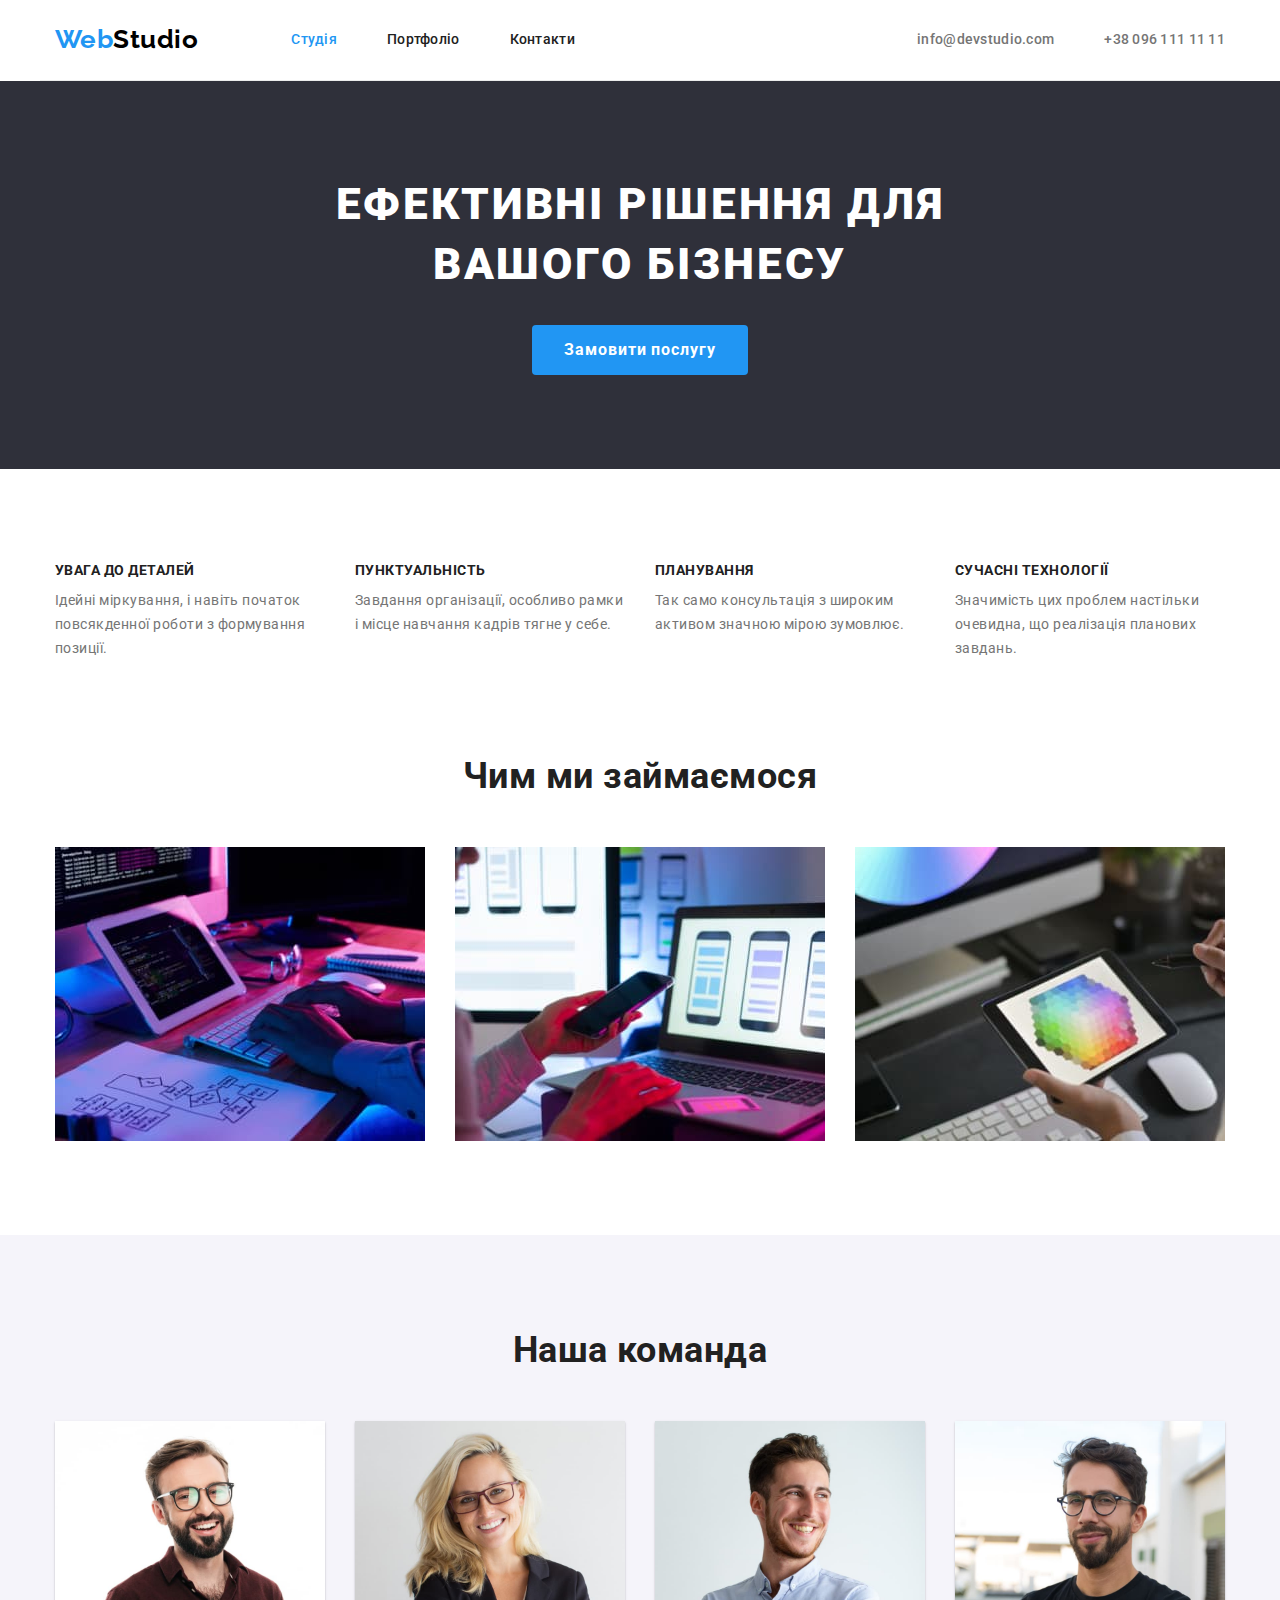
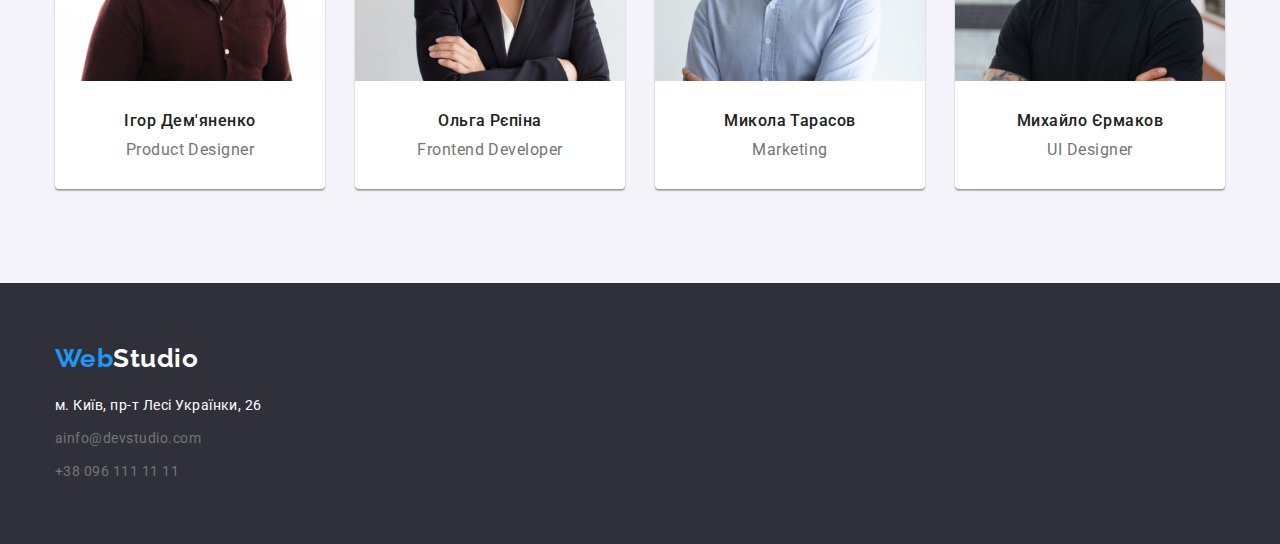
<file: index.html>
<!DOCTYPE html>
<html lang="uk">
  <head>
    <meta charset="UTF-8" />
    <meta http-equiv="X-UA-Compatible" content="IE=edge" />
    <meta name="viewport" content="width=device-width, initial-scale=1.0" />
    <title>WebStudio</title>
    <link rel="preconnect" href="https://fonts.googleapis.com" />
    <link rel="preconnect" href="https://fonts.gstatic.com" crossorigin />
    <link
      href="https://fonts.googleapis.com/css2?family=Raleway:wght@700&family=Roboto:wght@400;500;700;900&display=swap"
      rel="stylesheet"
    />
    <link
      rel="stylesheet"
      href="https://cdnjs.cloudflare.com/ajax/libs/modern-normalize/1.1.0/modern-normalize.min.css"
    />
    <link rel="stylesheet" href="./css/styles.css" />
  </head>
  <body>
    <header>
      <div class="container navigation">
        <nav class="site-nav">
          <a href="./index.html" lang="en" class="logo">
            <span class="logo-web">Web</span
            ><span class="logo-studio">Studio</span>
          </a>
          <ul class="site-nav list">
            <li class="site-nav-item">
              <a class="site-nav-link current" href="./index.html">Студія</a>
            </li>
            <li class="site-nav-item">
              <a class="site-nav-link" href="./portfolio.html">Портфоліо</a>
            </li>
            <li class="site-nav-item">
              <a class="site-nav-link" href="#">Контакти</a>
            </li>
          </ul>
        </nav>
        <ul class="contacts list">
          <li class="site-nav-item">
            <a class="contacts-link" href="mailto:info@devstudio.com"
              >info@devstudio.com</a
            >
          </li>
          <li class="site-nav-item">
            <a class="contacts-link" href="tel:+380961111111"
              >+38 096 111 11 11</a
            >
          </li>
        </ul>
      </div>
    </header>
    <main>
      <section class="section hero">
        <div class="container">
          <h1 class="hero-title">Ефективні рішення для вашого бізнесу</h1>
          <button class="hero-button" type="button">Замовити послугу</button>
        </div>
      </section>
      <section class="section">
        <div class="container">
          <h2 class="visually-hidden">Основні переваги</h2>
          <ul class="advantages-list list">
            <li class="avantages-item">
              <h3 class="advantages-secondary-title">Увага до деталей</h3>
              <p class="advantages-text">
                Ідейні міркування, і навіть початок повсякденної роботи з
                формування позиції.
              </p>
            </li>
            <li class="avantages-item">
              <h3 class="advantages-secondary-title">Пунктуальність</h3>
              <p class="advantages-text">
                Завдання організації, особливо рамки і місце навчання кадрів
                тягне у себе.
              </p>
            </li>
            <li class="avantages-item">
              <h3 class="advantages-secondary-title">Планування</h3>
              <p class="advantages-text">
                Так само консультація з широким активом значною мірою зумовлює.
              </p>
            </li>
            <li class="avantages-item">
              <h3 class="advantages-secondary-title">Сучасні технології</h3>
              <p class="advantages-text">
                Значимість цих проблем настільки очевидна, що реалізація
                планових завдань.
              </p>
            </li>
          </ul>
        </div>
      </section>
      <section class="section list">
        <div class="container">
          <h2 class="section-title centered">Чим ми займаємося</h2>
          <ul class="price-list list">
            <li class="price-list-item">
              <img
                src="./images/box1.jpg"
                alt="людина працює за компютером"
                width="370"
              />
            </li>
            <li class="price-list-item">
              <img
                src="./images/box2.jpg"
                alt="людина переглядає сайт"
                width="370"
              />
            </li>
            <li class="price-list-item">
              <img
                src="./images/box3.jpg"
                alt="людина вибирає колір "
                width="370"
              />
            </li>
          </ul>
        </div>
      </section>
      <section class="section team">
        <div class="container">
          <h2 class="section-title centered">Наша команда</h2>
          <ul class="team-list list">
            <li class="team-cards">
              <img
                src="./images/igor.jpg"
                alt="Ігор Дем'яненко"
                width="270"
                height="260"
              />
              <div class="team-list-text">
                <h3 class="team-title">Ігор Дем'яненко</h3>
                <p class="team-text" lang="en">Product Designer</p>
              </div>
            </li>
            <li class="team-cards">
              <img
                src="./images/olga.jpg"
                alt="Ольга Рєпіна"
                width="270"
                height="260"
              />
              <div class="team-list-text">
                <h3 class="team-title">Ольга Рєпіна</h3>
                <p class="team-text" lang="en">Frontend Developer</p>
              </div>
            </li>
            <li class="team-cards">
              <img
                src="./images/mukola.jpg"
                alt="Микола Тарасов"
                width="270"
                height="260"
              />
              <div class="team-list-text">
                <h3 class="team-title">Микола Тарасов</h3>
                <p class="team-text" lang="en">Marketing</p>
              </div>
            </li>
            <li class="team-cards">
              <img
                src="./images/myhailo.jpg"
                alt="Микола Тарасов"
                width="270"
                height="260"
              />
              <div class="team-list-text">
                <h3 class="team-title">Михайло Єрмаков</h3>
                <p class="team-text" lang="en">UI Designer</p>
              </div>
            </li>
          </ul>
        </div>
      </section>
    </main>
    <footer class="footer">
      <div class="container">
        <a class="logo-footer" href="./index.html" lang="en"
          ><span class="logo-web-footer">Web</span
          ><span class="logo-studio-footer">Studio</span></a
        >
        <address>
          <ul class="list">
            <li>
              <a
                class="footer-maps-link"
                href="https://goo.gl/maps/6qPxD2orj38JxUZa8"
                target="_blank"
                rel="noopener noreferrer nofollow"
                >м. Київ, пр-т Лесі Українки, 26</a
              >
            </li>
            <li>
              <a class="footer-contact-link" href="mailto:ainfo@devstudio.com"
                >ainfo@devstudio.com</a
              >
            </li>
            <li>
              <a class="footer-contact-link tell" href="tel:+380961111111"
                >+38 096 111 11 11</a
              >
            </li>
          </ul>
        </address>
      </div>
    </footer>
  </body>
</html>
</file>
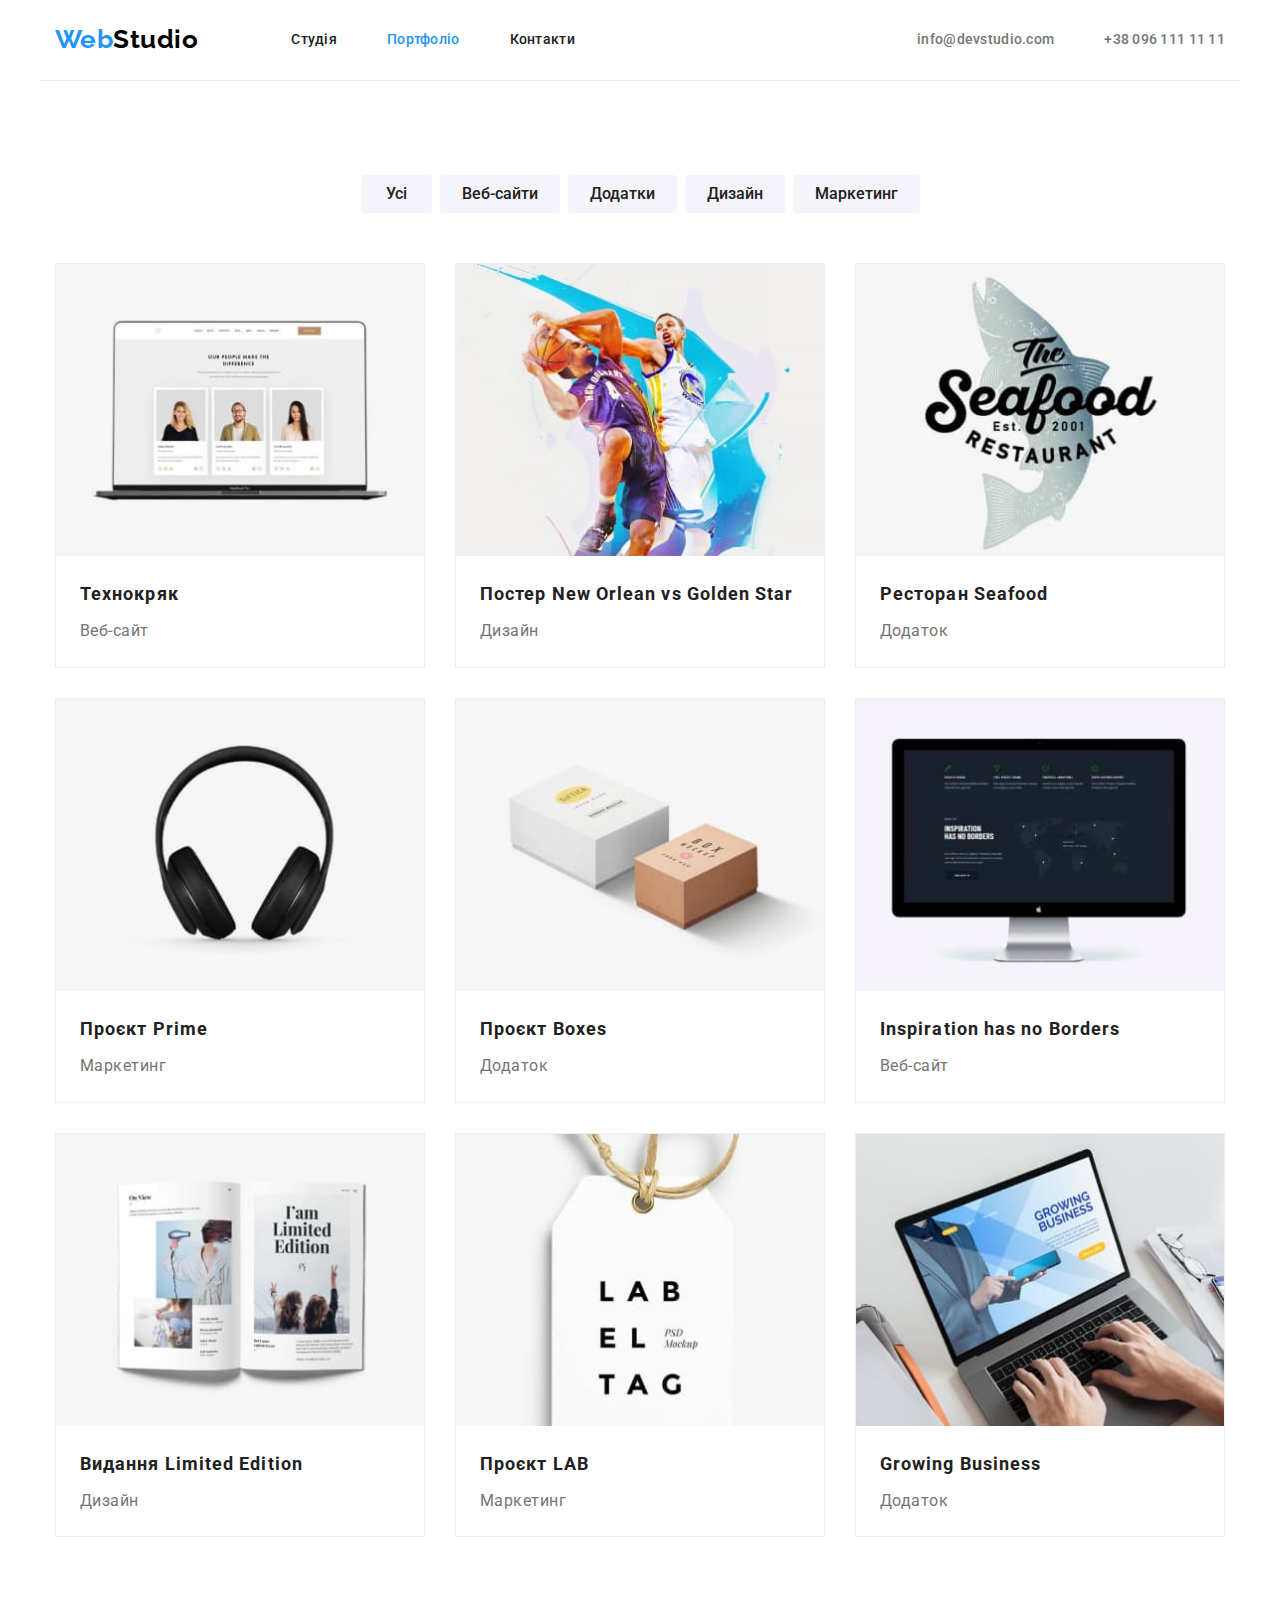
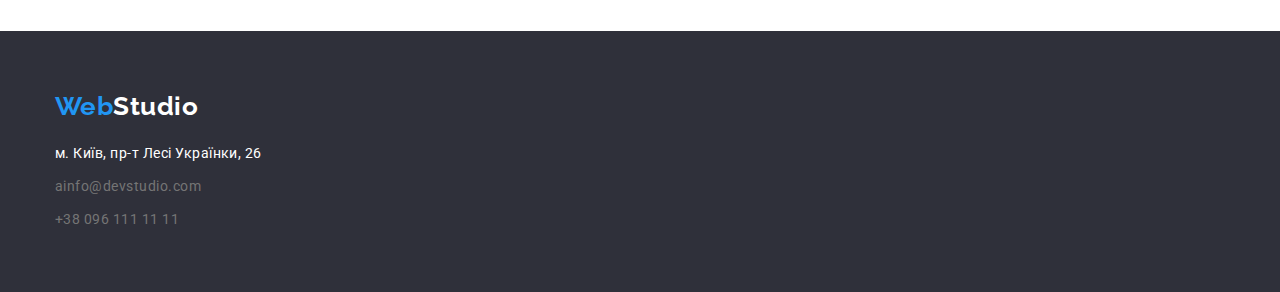
<file: portfolio.html>
<!DOCTYPE html>
<html lang="uk">
  <head>
    <meta charset="UTF-8" />
    <meta http-equiv="X-UA-Compatible" content="IE=edge" />
    <meta name="viewport" content="width=device-width, initial-scale=1.0" />
    <title>Portfolio</title>
    <link rel="preconnect" href="https://fonts.googleapis.com" />
    <link rel="preconnect" href="https://fonts.gstatic.com" crossorigin />
    <link
      href="https://fonts.googleapis.com/css2?family=Raleway:wght@700&family=Roboto:wght@400;500;700;900&display=swap"
      rel="stylesheet"
    />
    <link
      rel="stylesheet"
      href="https://cdnjs.cloudflare.com/ajax/libs/modern-normalize/1.1.0/modern-normalize.min.css"
    />
    <link rel="stylesheet" href="./css/styles.css" />
  </head>
  <body>
    <header>
      <div class="container navigation">
        <nav class="site-nav">
          <a href="./index.html" lang="en" class="logo">
            <span class="logo-web">Web</span
            ><span class="logo-studio">Studio</span>
          </a>
          <ul class="site-nav list">
            <li class="site-nav-item">
              <a class="site-nav-link" href="./index.html">Студія</a>
            </li>
            <li class="site-nav-item">
              <a class="site-nav-link current" href="./portfolio.html"
                >Портфоліо</a
              >
            </li>
            <li class="site-nav-item">
              <a class="site-nav-link" href="#">Контакти</a>
            </li>
          </ul>
        </nav>
        <ul class="contacts list">
          <li class="site-nav-item">
            <a class="contacts-link" href="mailto:info@devstudio.com"
              >info@devstudio.com</a
            >
          </li>
          <li class="site-nav-item">
            <a class="contacts-link" href="tel:+380961111111"
              >+38 096 111 11 11</a
            >
          </li>
        </ul>
      </div>
    </header>
    <main>
      <section class="section portfolio">
        <div class="container">
          <h1 class="visually-hidden">Портфоліо</h1>
          <ul class="portfolio-button list">
            <li class="portfolio-button-item">
              <button class="portfolio-button-filter first" type="button">
                Усі
              </button>
            </li>
            <li class="portfolio-button-item">
              <button class="portfolio-button-filter" type="button">
                Веб-сайти
              </button>
            </li>
            <li class="portfolio-button-item">
              <button class="portfolio-button-filter" type="button">
                Додатки
              </button>
            </li>
            <li class="portfolio-button-item">
              <button class="portfolio-button-filter" type="button">
                Дизайн
              </button>
            </li>
            <li class="portfolio-button-item">
              <button class="portfolio-button-filter" type="button">
                Маркетинг
              </button>
            </li>
          </ul>
          <ul class="portfolio-list list">
            <li class="portfolio-list-item">
              <img
                src="./images/portfolio1.jpg"
                alt="на ноутбуці відкиритий веб-сайт"
                width="370"
                height="294"
              />
              <div class="portfolio-list-text">
                <h2 class="portfolio-title">Технокряк</h2>
                <p class="portfolio-text">Веб-сайт</p>
              </div>
            </li>
            <li class="portfolio-list-item">
              <img
                src="./images/portfolio2.jpg"
                alt="два баскетболісти"
                width="370"
                height="294"
              />
              <div class="portfolio-list-text">
                <h2 class="portfolio-title">
                  Постер <span lang="en">New Orlean vs Golden Star</span>
                </h2>
                <p class="portfolio-text">Дизайн</p>
              </div>
            </li>
            <li class="portfolio-list-item">
              <img
                src="./images/portfolio3.jpg"
                alt="логотип ресторану"
                width="370"
                height="294"
              />
              <div class="portfolio-list-text">
                <h2 class="portfolio-title">
                  Ресторан <span lang="en">Seafood</span>
                </h2>
                <p class="portfolio-text">Додаток</p>
              </div>
            </li>
            <li class="portfolio-list-item">
              <img
                src="./images/portfolio4.jpg"
                alt="навушники"
                width="370"
                height="294"
              />
              <div class="portfolio-list-text">
                <h2 class="portfolio-title">
                  Проєкт <span lang="en">Prime</span>
                </h2>
                <p class="portfolio-text">Маркетинг</p>
              </div>
            </li>
            <li class="portfolio-list-item">
              <img
                src="./images/portfolio5.jpg"
                alt="два подарункові бокси"
                width="370"
                height="294"
              />
              <div class="portfolio-list-text">
                <h2 class="portfolio-title">
                  Проєкт <span lang="en">Boxes</span>
                </h2>
                <p class="portfolio-text">Додаток</p>
              </div>
            </li>
            <li class="portfolio-list-item">
              <img
                src="./images/portfolio6.jpg"
                alt="моноблок"
                width="370"
                height="294"
              />
              <div class="portfolio-list-text">
                <h2 class="portfolio-title" lang="en">
                  Inspiration has no Borders
                </h2>
                <p class="portfolio-text">Веб-сайт</p>
              </div>
            </li>
            <li class="portfolio-list-item">
              <img
                src="./images/portfolio7.jpg"
                alt="книга"
                width="370"
                height="294"
              />
              <div class="portfolio-list-text">
                <h2 class="portfolio-title">
                  Видання <span lang="en">Limited Edition</span>
                </h2>
                <p class="portfolio-text">Дизайн</p>
              </div>
            </li>
            <li class="portfolio-list-item">
              <img
                src="./images/portfolio8.jpg"
                alt="бирка"
                width="370"
                height="294"
              />
              <div class="portfolio-list-text">
                <h2 class="portfolio-title">Проєкт <span>LAB</span></h2>
                <p class="portfolio-text">Маркетинг</p>
              </div>
            </li>
            <li class="portfolio-list-item">
              <img
                src="./images/portfolio9.jpg"
                alt="людина користується ноутбуком"
                width="370"
                height="294"
              />
              <div class="portfolio-list-text">
                <h2 class="portfolio-title" lang="en">Growing Business</h2>
                <p class="portfolio-text">Додаток</p>
              </div>
            </li>
          </ul>
        </div>
      </section>
    </main>
    <footer class="footer">
      <div class="container">
        <a class="logo-footer" href="./index.html" lang="en"
          ><span class="logo-web-footer">Web</span
          ><span class="logo-studio-footer">Studio</span></a
        >
        <address>
          <ul class="list">
            <li class="contact">
              <a
                class="footer-maps-link"
                href="https://goo.gl/maps/6qPxD2orj38JxUZa8"
                target="_blank"
                rel="noopener noreferrer nofollow"
                >м. Київ, пр-т Лесі Українки, 26</a
              >
            </li>
            <li class="contact">
              <a class="footer-contact-link" href="mailto:ainfo@devstudio.com"
                >ainfo@devstudio.com</a
              >
            </li>
            <li class="contact">
              <a class="footer-contact-link tell" href="tel:+380961111111"
                >+38 096 111 11 11</a
              >
            </li>
          </ul>
        </address>
      </div>
    </footer>
  </body>
</html>
</file>
<file: css/styles.css>
:root {
   --title-text-color: #212121;
   --accent-color: #2196f3;
   --primary-white-color: #ffffff;
   --primaty-text-color: #757575;
   --title-text-color: #212121;
   --bg-team-color: #f5f4fa;

}



.visually-hidden {
      position: absolute;
      white-space: nowrap;
      width: 1px;
      height: 1px;
      overflow: hidden;
      border: 0;
      padding: 0;
      clip: rect(0 0 0 0);
      clip-path: inset(50%);
      margin: -1px;
  }



body {
    background-color: #ffffff;
    color: var(--primaty-text-color);

    font-family: 'Roboto', sans-serif;
    letter-spacing: 0.03em;
}

.section {
    padding-top: 94px;
    padding-bottom: 94px;
    /* outline: 3px dashed green; */
}

.list {
    list-style: none;
    margin: 0px;
    padding: 0px;
}

.container {
    width: 100%;
    max-width: 1200px;
    margin: 0 auto;
    padding-right: 15px;
    padding-left: 15px;

    /* outline: 2px solid red; */
}

img {
    display: block;
    max-width: 100%;
    height: auto;
}


/* CSS для Index.html */

/* Хедер index.html і portfilio.html*/

.navigation {
    display: flex;
    padding-top: 24px;
    padding-bottom: 25px;
    border-bottom: 1px solid #ececec;
    
}
.logo {
    margin-right: 93px;

    font-family: 'Raleway', sans-serif;
    font-weight: 700;
    font-size: 26px;
    line-height: 1.19;
    text-decoration: none;
    cursor: pointer;
}
.logo-web{
    padding-top: 24px;
    padding-bottom: 25px;

    color: #2196f3; 
    
}

.logo-studio{
    padding-top: 24px;
    padding-bottom: 25px; 

    color: #000000;  
}

.site-nav {
    display: flex;
    align-items: center;
}

.site-nav-item:not(:last-child){
    margin-right: 50px;
}

.site-nav-link {
    padding-top: 32px;
    padding-bottom: 32px;

    color: var(--title-text-color);
    font-weight: 500;
    font-size: 14px;
    line-height: 1.14;
    letter-spacing: 0.02em;
    text-decoration: none;
    cursor: pointer;
}
.site-nav-link:hover,
.site-nav-link:focus {
    color: var(--accent-color); 
}

.site-nav-link.current {
    color: var(--accent-color);
}

/* Контакти */

.contacts {
    display: flex;
    margin: 0px;
    margin-left: auto;
    align-items: center;
}
.contacts-link {
    padding-top: 32px;
    padding-bottom: 32px;

    color: var(--primaty-text-color); 
    font-weight: 500;
    font-size: 14px;
    line-height: 1.14;
    letter-spacing: 0.02em;
    text-decoration: none;
    cursor: pointer;
}

.contacts-link:hover,
.contacts-link:focus {
    color: var(--accent-color); 
} 
/* Мейн */
/* фон герою додав щоб було видно заголовок */

/* Герой */
.hero{
    background-color: #2f303a; 
    text-align: center;
}

.section-title.centered {
    text-align: center;
}

.hero-title {
    height: 120px;
    width: 696px;
    margin: 0 auto;
    margin-bottom: 30px;

    color: #ffffff; 
    font-weight: 900;
    font-size: 44px;
    line-height: 1.36;
    letter-spacing: 0.06em;
    text-transform: uppercase;
}

.hero-button {
    padding: 10px 32px;
    border: 0px solid transparent;
    border-radius: 4px;

    background-color: var(--accent-color); 
    color: var(--primary-white-color);   
    font-style: inherit;
    font-weight: 700;
    font-size: 16px;
    line-height: 1.9;
    letter-spacing: 0.06em;
    cursor: pointer;
}

.hero-button:hover,
.hero-button:focus {
    background: #188ce8;
    box-shadow: 0px 4px 4px rgba(0, 0, 0, 0.15);
}

 /* Переваги */

 .advantages-list {
    display: flex;
 }

 .avantages-item {
    width: calc((100% - 3 * 30px)/4);
    margin-right: 30px;
 }
 
 .avantages-item:last-child {
    margin-right: 0;
 }

.advantages-secondary-title {
    margin-top: 0px;
    margin-bottom: 10px;

    color: var(--title-text-color);
    font-weight: 700;
    font-size: 14px;
    line-height: 1.14;
    text-transform: uppercase;
}

.advantages-text {
    margin: 0px;

    font-size: 14px;
    line-height: 1.71;
}

/* Чим ми займаємось */


.section-title {
    margin-top: 0px;
    margin-bottom: 50px;

    color: var(--title-text-color);
    font-weight: 700;
    font-size: 36px;
    line-height: 1.17;
}

.price-list {
    display: flex;
}

.price-list-item {
    width: calc((100%-60px)/3);
}

.price-list-item:not(:last-child) {
    margin-right: 30px;
}

.section.list {
    padding-top: 0px;
    padding-bottom: 94px; 
}


/* Наша команда */

.section.team {
    background-color: #f5f4fA;;
}

.team-list {
    display: flex;
}

.team-cards {
    background: #ffffff;
    width: calc((100%-90px)/4);
    box-shadow: 0px 1px 3px rgba(0, 0, 0, 0.12),
                0px 1px 1px rgba(0, 0, 0, 0.14),
                0px 2px 1px rgba(0, 0, 0, 0.2);
    border-radius: 0px 0px 4px 4px;
}

.team-cards:not(:last-child) {
    margin-right: 30px;
}

.team-list-text {
    padding-top: 30px;
    padding-bottom: 30px;
    text-align: center;
}


.team-title {
    margin-top: 0px;
    margin-bottom: 10px;

    color: var(--title-text-color);
    font-weight: 500;
    font-size: 16px;
    line-height: 1.19;
    text-align: center; 
}

.team-text {
    margin: 0px;

    font-size: 16px;
    line-height: 1.19;
    text-align: center;
}

/* Футер index.html і portfilio.html*/
.footer{
    padding-top: 60px;
    padding-bottom: 60px;

    background-color: #2f303a; 
}

.logo-footer{
    display: inline-block;
    margin-bottom: 20px;

    font-family: 'Raleway', sans-serif;
    font-weight: 700;
    font-size: 26px;
    line-height: 1.19;
    text-decoration: none;
    cursor: pointer;
}

.footer-maps-link,
.footer-contact-link {
    display: inline-block;
    
}

.logo-web-footer{
    color: #2196f3; 
}

.logo-studio-footer{
    color: #ffffff; 
}

.footer-maps-link {
    margin-bottom: 9px;

    color: #ffffff;
    font-style: normal;
    font-weight: 400; 
    font-size: 14px;
    line-height: 1.71;
    text-decoration: none;
    cursor: pointer;
}

.footer-contact-link {
    margin-bottom: 9px;

    color: #757575;
    font-style: normal;
    font-weight: 400;
    font-size: 14px;
    line-height: 1.71;
    text-decoration: none;

    cursor: pointer;
}

.footer-contact-link.tell {
    margin-bottom: 0px;
}


.footer-maps-link:hover,
.footer-contact-link:hover {
    color: var(--accent-color);
}

.footer-maps-link:focus,
.footer-contact-link:focus {
    color: var(--accent-color);
}




/* CSS для portfolio.html */

.portfolio-button {
    display: flex;
    justify-content: center;
    margin-bottom: 50px;

    background: var(--primary-white-color);
    
}
.portfolio-button-filter.first {
    padding-right: 25px;
    padding-left: 25px;
}

.portfolio-button-filter {
    padding: 6px 22px;

    color: #212121;
    background-color: #f5f4fA;
    font-family: inherit;
    font-weight: 500;
    font-size: 16px;
    line-height: 26px;
    cursor: pointer;
    
    border: 0px solid transparent;
    border-radius: 4px;
}

.portfolio-button-item:not(:last-child) {
    margin-right: 8px;
}


.portfolio-button-filter:hover{
    color: #ffffff;
    background: #2196f3;
    border-radius: 4px;
    
    box-shadow: 0px 3px 1px rgba(0, 0, 0, 0.1), 
    0px 1px 2px rgba(0, 0, 0, 0.08), 
    0px 2px 2px rgba(0, 0, 0, 0.12);
    
}

.portfolio-list {
    display: flex;
    flex-wrap: wrap; 
}

.portfolio-list-item{
    width: 370px;
    border: 1px solid #EEEEEE;
}

.portfolio-list-item:not(:nth-child(3n)) {
    margin-right: 30px;
}

.portfolio-list-item:not(:nth-last-child(-n+3)) {
    margin-bottom: 30px;
}


.portfolio-title {
    margin-top: 0px;
    margin-bottom: 4px;
   
    color: var(--title-text-color);
    font-weight: 700;
    font-size: 18px;
    line-height: 2;
    letter-spacing: 0.06em;

}

.portfolio-text { 
    margin: 0px;

    font-size: 16px;
    line-height: 1.9;
}

.portfolio-list-text {
    padding: 20px 24px;
}
</file>
